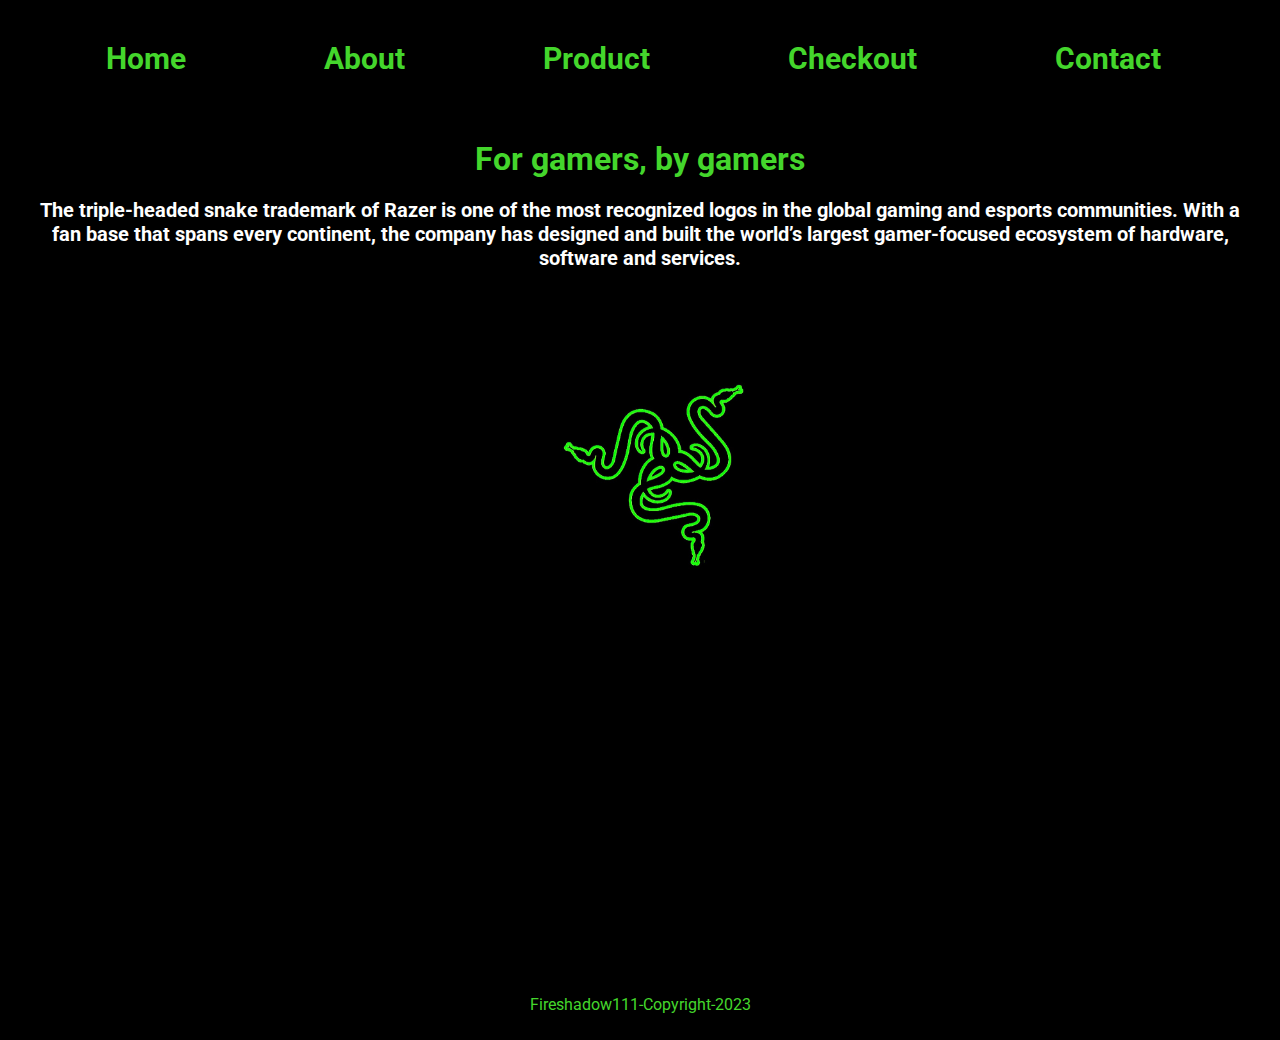
<file: about.html>
<!DOCTYPE html>
<html lang="en">
<head>
    <meta charset="UTF-8">
    <meta name="viewport" content="width=device-width, initial-scale=1.0">
    <title>Razer</title>
    <link rel="stylesheet" href="https://fonts.googleapis.com/css?family=Roboto">
    <link rel="stylesheet" href="/css/style.css">
</head>
<body>
    
    <!-- Navigation bar -->
    <nav>

        <ul>
            <li><a href = "index.html">Home</a></li>
            <li><a href = "about.html">About</a></li>
            <li><a href = "product.html">Product</a></li>
            <li><a href = "admin.html">Checkout</a></li>
            <li><a href = "contact.html">Contact</a></li>
           
            
        </ul>

    </nav>

        <!-- About pafe main content -->
        <h1 class = about-head>For gamers, by gamers</h1>

        <h2 class = "about-body">The triple-headed snake trademark of Razer is one of the most recognized logos in the global gaming and esports communities. With a fan base that spans every continent, the company has designed and built the world’s
             largest gamer-focused ecosystem of hardware, software and services.</h2>

        <img class = "razer-banner" src="/images/90610-razer-computer-logo-dark-hd-4k-black.jpg">

        <footer class = "footer">Fireshadow111-Copyright-2023</footer>
</body>
</html>
</file>
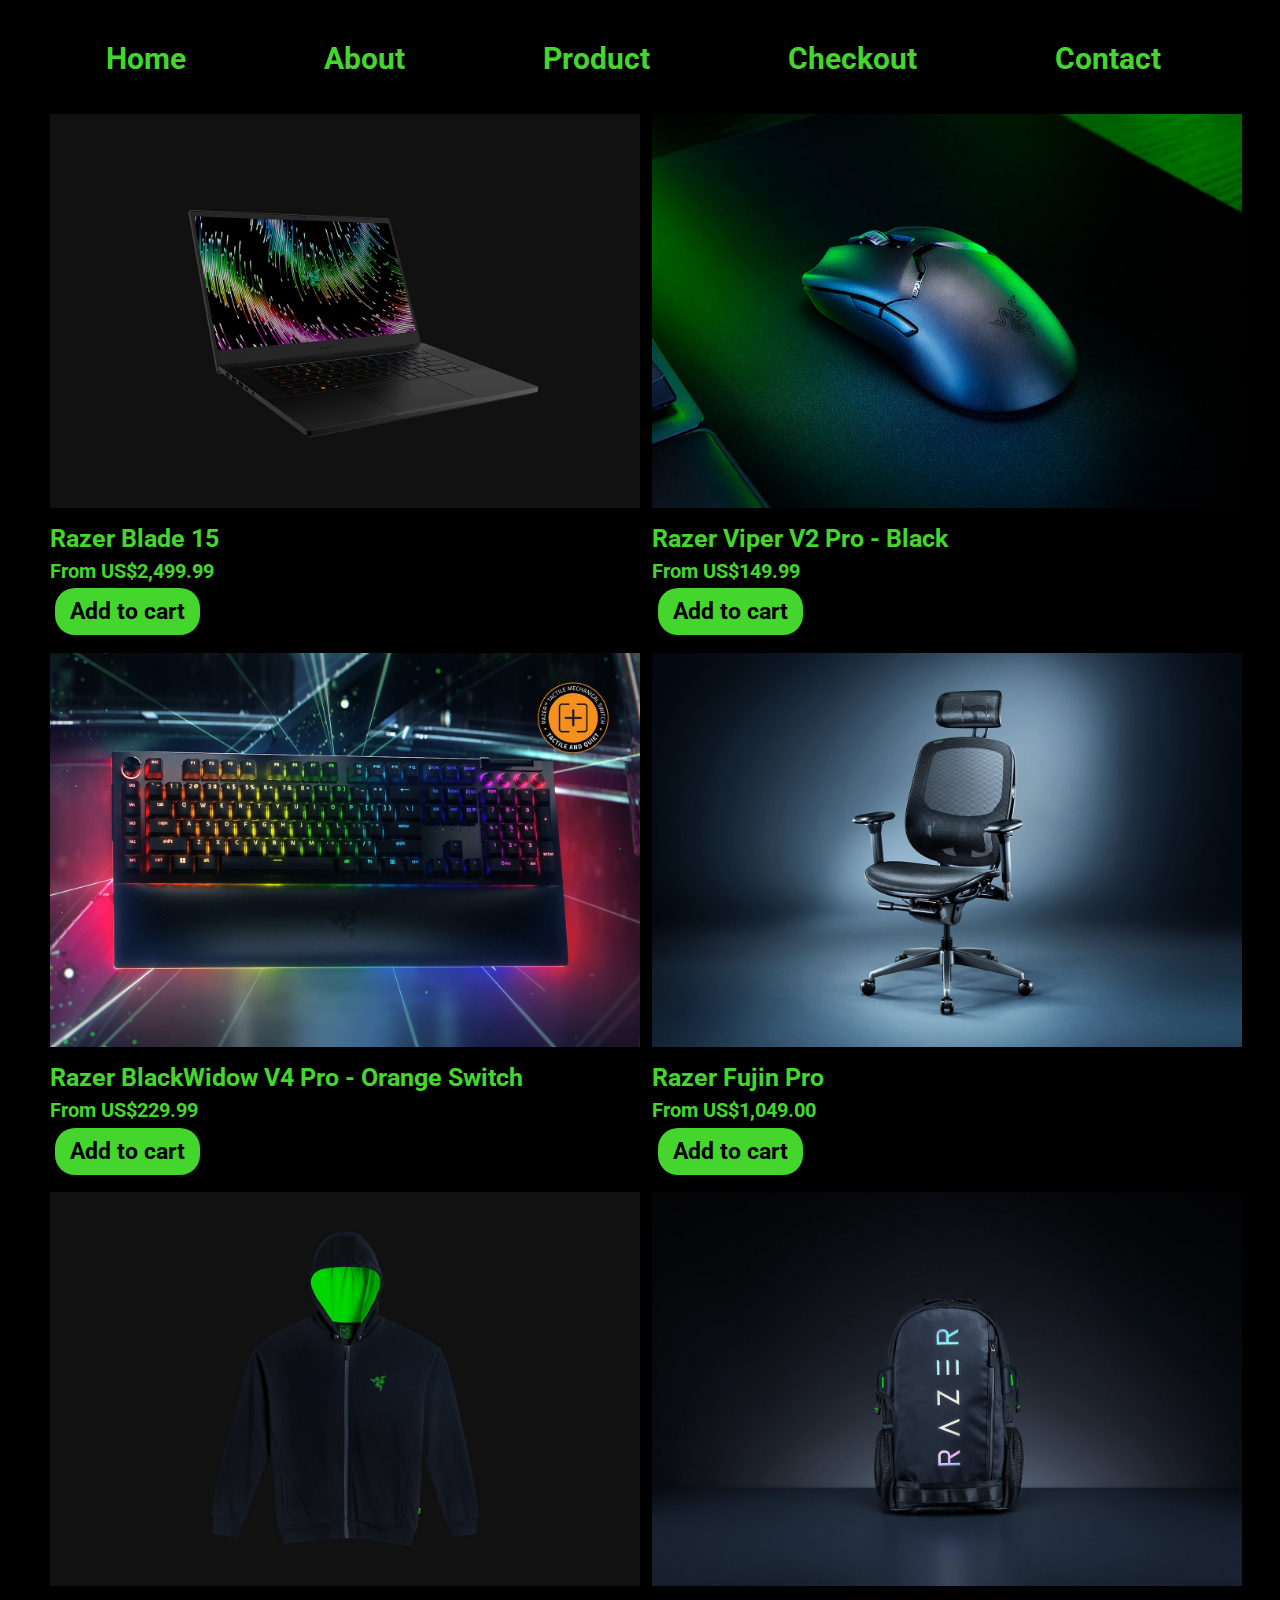
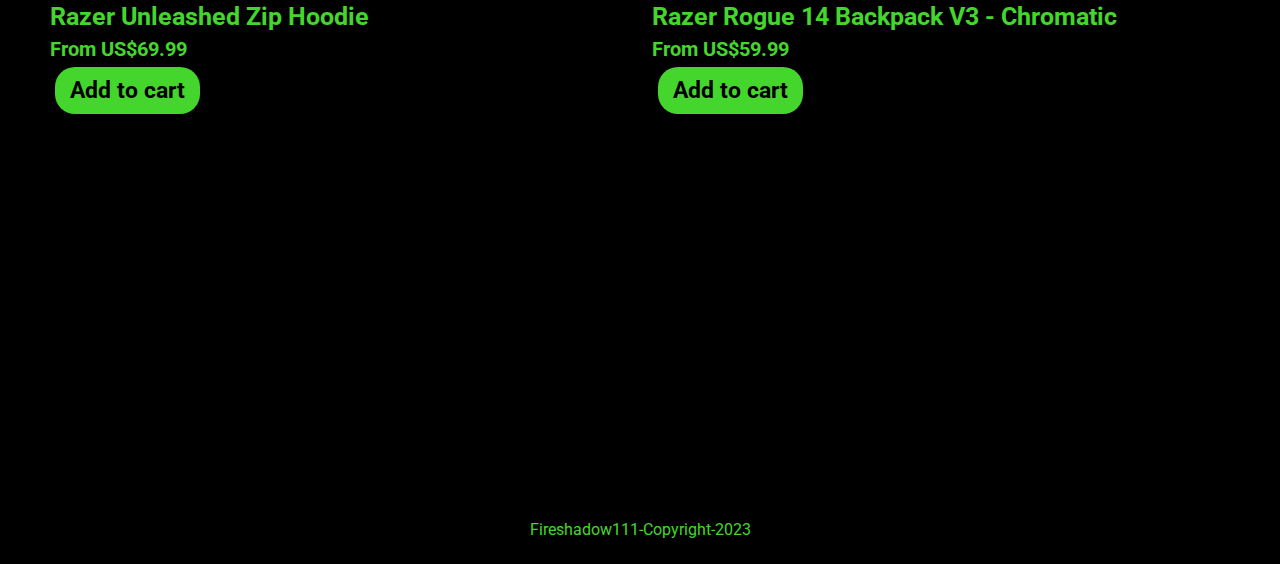
<file: product.html>
<!DOCTYPE html>
<html lang="en">
<head>
    <meta charset="UTF-8">
    <meta name="viewport" content="width=device-width, initial-scale=1.0">
    <title>Razer</title>
    <link rel="stylesheet" href="https://fonts.googleapis.com/css?family=Roboto">
    <link rel="stylesheet" href="/css/style.css">
</head>
<body>
    

    <!-- Navigation bar -->
    <nav>

        <ul>
            <li><a href = "index.html">Home</a></li>
            <li><a href = "about.html">About</a></li>
            <li><a href = "product.html">Product</a></li>
            <li><a href = "admin.html">Checkout</a></li>
            <li><a href = "contact.html">Contact</a></li>
            
            
        </ul>

    </nav>
        

    <!-- Div with products -->

        <div id = "image-container">

            <section>


                <img class ="image" src="/images/razer-laptop.jpg">

                <h1 class = "product-title">Razer Blade 15</h1>

                <h2 class = "product-price">From
                    US$2,499.99</h2>

                <a href="admin.html"><button class = "buy-button">Add to cart</button></a> 

                <!-- <ul class = "product-des">
                    <li>Intel Core i7-13800H</li>

                    <li>Windows 11 Home</li>

                    <li>15" 240 Hz QHD</li>

                    <li>GeForce RTX 4060</li>

                    <li>16 GB 5200 MHz RAM, 1 TB SSD</li>


                </ul> -->
                    
                    
                    
                    

            </section>



            <section>

                <img img class ="image" src="/images/razer-mouse.jpg">

                <h1 class = "product-title">Razer Viper V2 Pro - Black</h1>

                <h2 class = "product-price">From
                    US$149.99</h2>

                <a href="admin.html"><button class = "buy-button">Add to cart</button></a> 

                <!-- <ul class = "product-des">
                    <li>58g Ultra-lightweight Design</li>

                    <li>Razer™ Optical Mouse Switches Gen-3</li>

                    <li>Razer™ HyperSpeed Wireless</li>

                </ul> -->

            </section>




            <section>

                <img img class ="image" src="/images/razer-keyboard.jpg">

                <h1 class = "product-title">Razer BlackWidow V4 Pro - Orange Switch</h1>

                <h2 class = "product-price">From
                    US$229.99</h2>

                <a href="admin.html"><button class = "buy-button">Add to cart</button></a> 

                <!-- <ul class = "product-des">
                    <li>Razer™ Orange Mechanical Switch (Tactile)</li>

                    <li>Immersive Underglow and Per-Key Lighting</li>

                    <li>Razer™ Command Dial and 8 Dedicated Macro Keys</li>


                </ul> -->

            </section>




            <section>

                <img img class ="image" src="/images/razer-chair.jpg">

                <h1 class = "product-title">Razer Fujin Pro</h1>

                <h2 class = "product-price">From
                    US$1,049.00</h2>

                <a href="admin.html"><button class = "buy-button">Add to cart</button></a>    

                <!-- <ul class = "product-des">
                    <li>Fully Adjustable Mesh Gaming Chair</li>

                    <li>Ultra-durable Breathable Mesh</li>

                    <li>Synchro-tilt Technology with Tilt-tension Control</li>

                    <li>2D Lumbar Support</li>


                </ul> -->

            </section>





            <section>

                <img img class ="image" src="/images/razer-hoodie.jpg">

                <h1 class = "product-title">Razer Unleashed Zip Hoodie</h1>

                <h2 class = "product-price">From
                    US$69.99</h2>

                <a href="admin.html"><button class = "buy-button">Add to cart</button></a> 

                <!-- <ul class = "product-des">
                    <li>Oversized hood with adjustable drawstring</li>

                    <li>Waterproof zipper</li>

                    <li>Ribbed cuff and hem</li>

                </ul> -->

            </section>





            <section>

                <img img class ="image" src="/images/razer-bag.jpg">

                <h1 class = "product-title">Razer Rogue 14 Backpack V3 - Chromatic</h1>

                <h2 class = "product-price">From
                    US$59.99</h2>

                <a href="admin.html"><button class = "buy-button">Add to cart</button></a> 

                <!-- <ul class = "product-des">
                    <li>Abrasion-Resistant and Anti-Wrinkle Polyester Exterior</li>

                    <li>Dedicated Slot for Laptops up to 14”</li>

                    <li>Chromatic Wordmark</li>


                </ul> -->

            </section>





        </div>
        <footer class = "footer">Fireshadow111-Copyright-2023</footer>
</body>
</html>
</file>
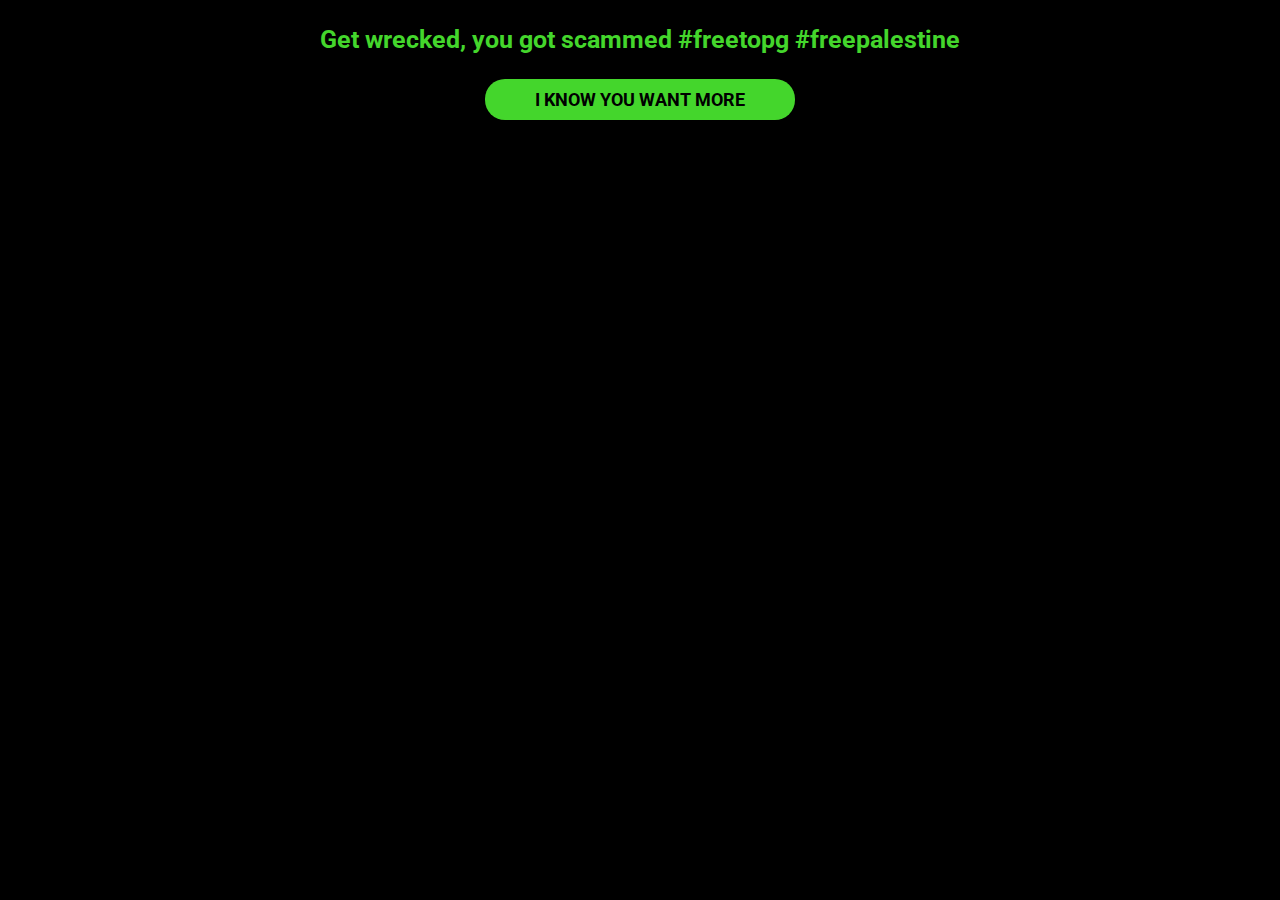
<file: thankYou.html>
<!DOCTYPE html>
<html lang="en">
<head>
    <meta charset="UTF-8">
    <meta name="viewport" content="width=device-width, initial-scale=1.0">
    <title>Razer</title>
    <link rel="stylesheet" href="https://fonts.googleapis.com/css?family=Roboto">
    <link rel="stylesheet" href="/css/style.css">
</head>
<body>
    
    <h1 class = "thankYou-head">Get wrecked, you got scammed
        #freetopg
        #freepalestine
    </h1>

    <center>
    <a href = "product.html"><button class = "back-button">I KNOW YOU WANT MORE</button></a>
    </center>
</body>
</html>
</file>
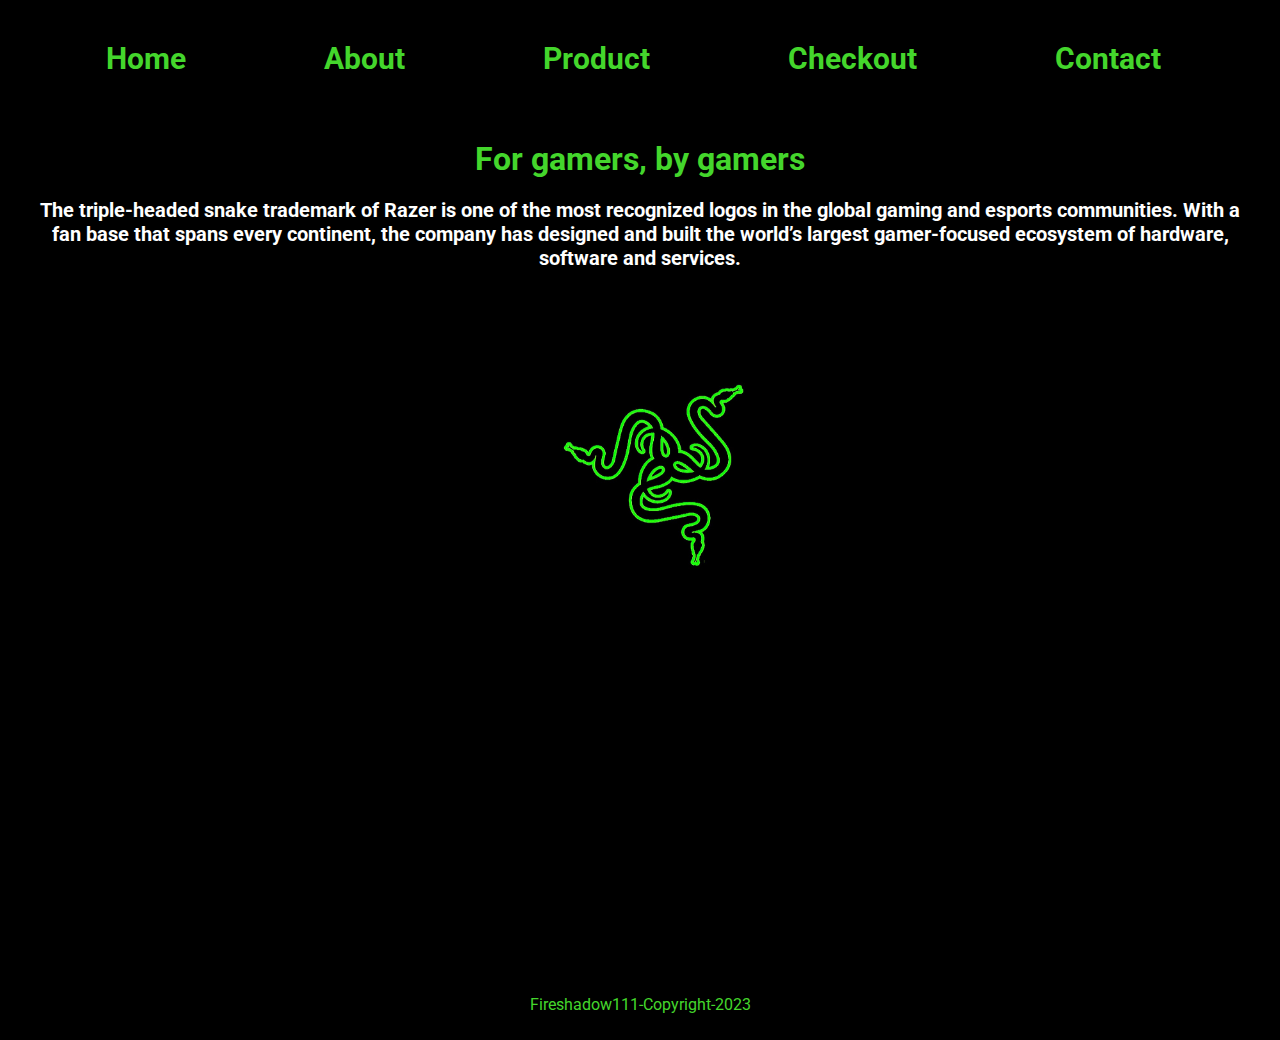
<file: html/about.html>
<!DOCTYPE html>
<html lang="en">
<head>
    <meta charset="UTF-8">
    <meta name="viewport" content="width=device-width, initial-scale=1.0">
    <title>Razer</title>
    <link rel="stylesheet" href="https://fonts.googleapis.com/css?family=Roboto">
    <link rel="stylesheet" href="/css/style.css">
</head>
<body>
    
    <!-- Navigation bar -->
    <nav>

        <ul>
            <li><a href = "/index.html">Home</a></li>
            <li><a href = "/html/about.html">About</a></li>
            <li><a href = "/html/product.html">Product</a></li>
            <li><a href = "/html/admin.html">Checkout</a></li>
            <li><a href = "/html/contact.html">Contact</a></li>
           
            
        </ul>

    </nav>

        <!-- About pafe main content -->
        <h1 class = about-head>For gamers, by gamers</h1>

        <h2 class = "about-body">The triple-headed snake trademark of Razer is one of the most recognized logos in the global gaming and esports communities. With a fan base that spans every continent, the company has designed and built the world’s
             largest gamer-focused ecosystem of hardware, software and services.</h2>

        <img class = "razer-banner" src="/images/90610-razer-computer-logo-dark-hd-4k-black.jpg">

        <footer class = "footer">Fireshadow111-Copyright-2023</footer>
</body>
</html>
</file>
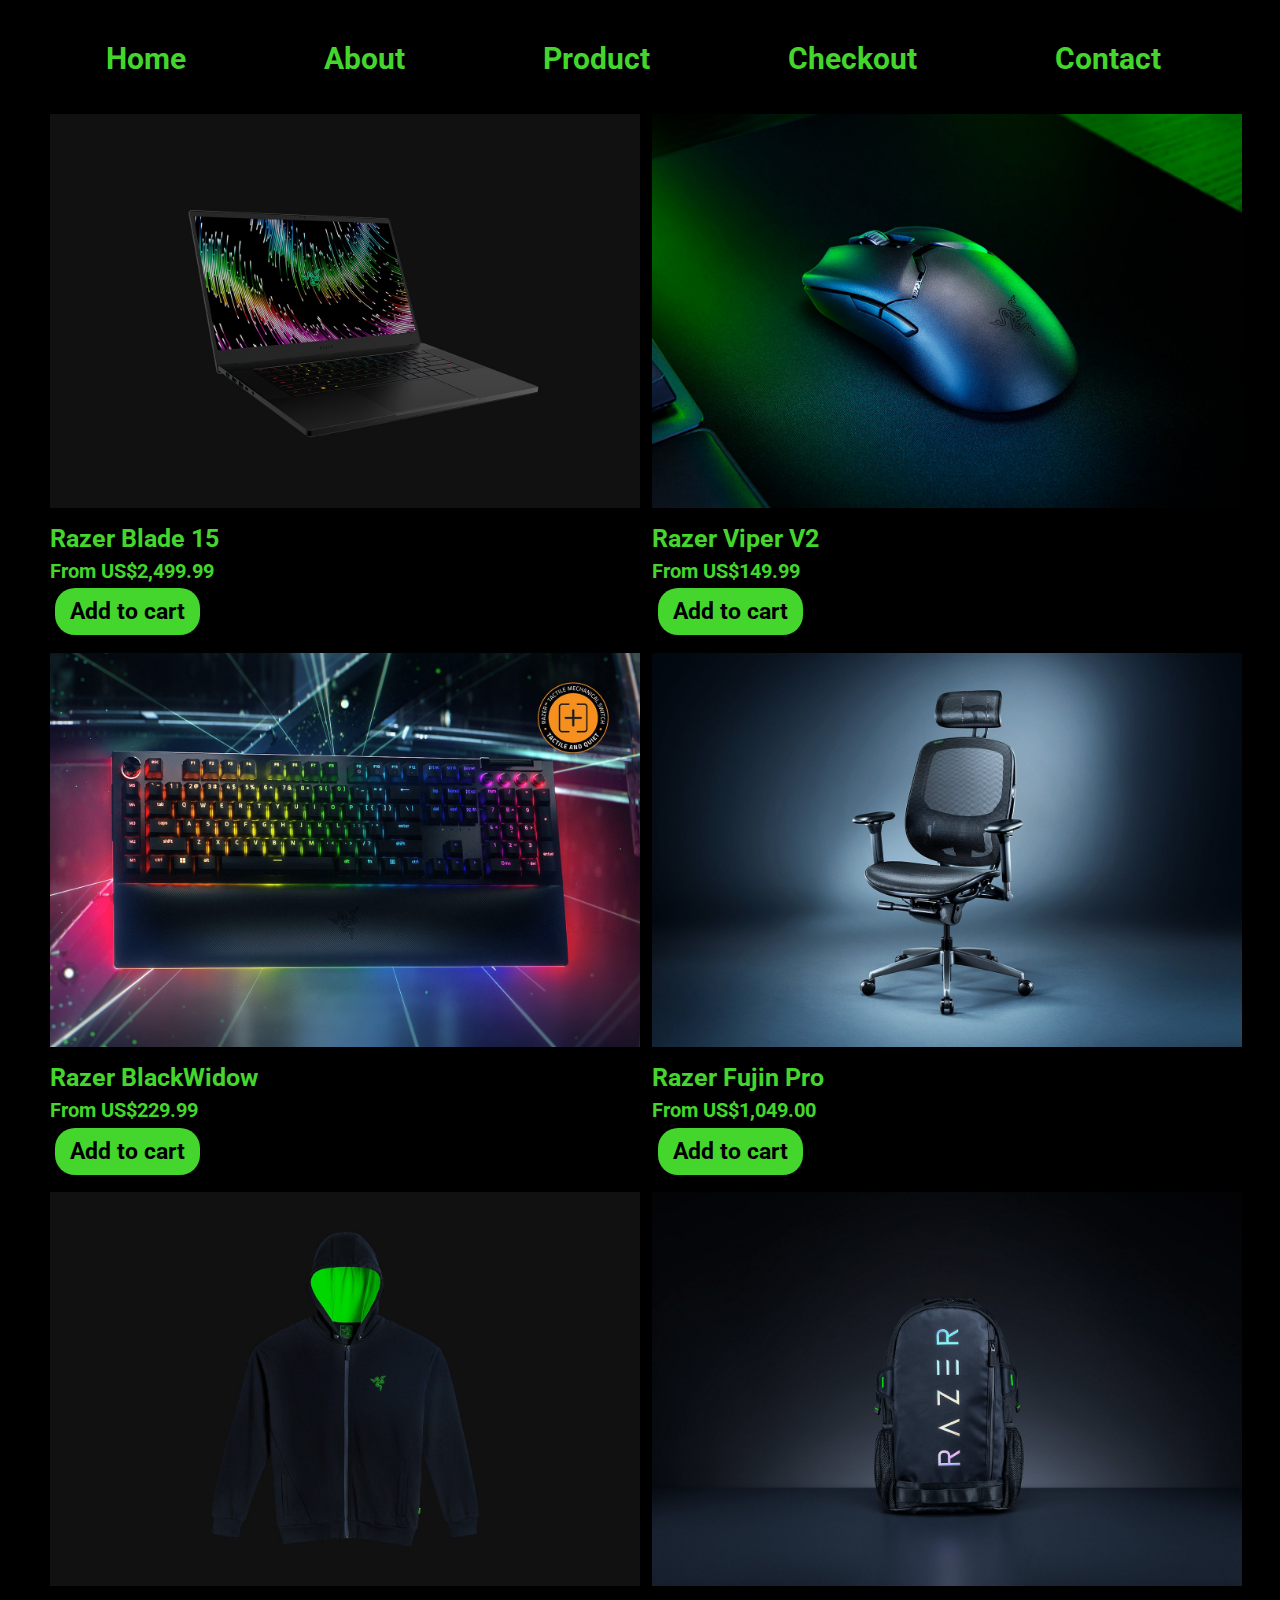
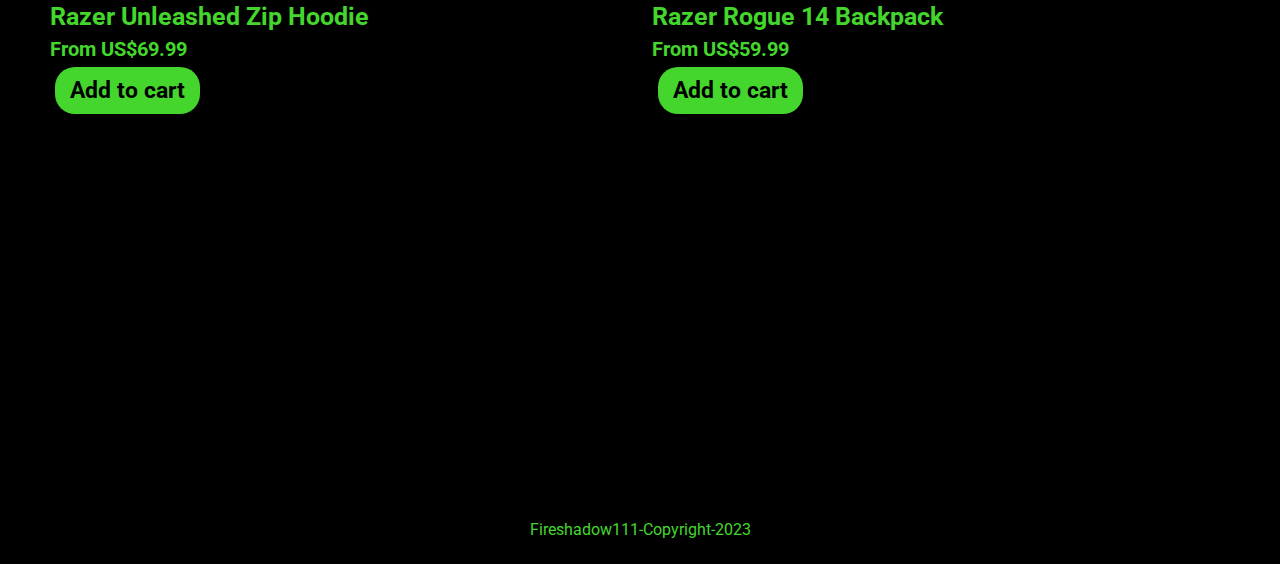
<file: html/product.html>
<!DOCTYPE html>
<html lang="en">
<head>
    <meta charset="UTF-8">
    <meta name="viewport" content="width=device-width, initial-scale=1.0">
    <title>Razer</title>
    <link rel="stylesheet" href="https://fonts.googleapis.com/css?family=Roboto">
    <link rel="stylesheet" href="/css/style.css">
</head>
<body>
    

    <!-- Navigation bar -->
    <nav>

        <ul>
            <li><a href = "/index.html">Home</a></li>
            <li><a href = "/html/about.html">About</a></li>
            <li><a href = "/html/product.html">Product</a></li>
            <li><a href = "/html/admin.html">Checkout</a></li>
            <li><a href = "/html/contact.html">Contact</a></li>
            
            
        </ul>

    </nav>
        

    <!-- Div with products -->

        <div id = "image-container">

            <section>


                <img class ="image" src="/images/razer-laptop.jpg">

                <h1 class = "product-title">Razer Blade 15</h1>

                <h2 class = "product-price">From
                    US$2,499.99</h2>

                <a href="admin.html"><button class = "buy-button">Add to cart</button></a> 

                <!-- <ul class = "product-des">
                    <li>Intel Core i7-13800H</li>

                    <li>Windows 11 Home</li>

                    <li>15" 240 Hz QHD</li>

                    <li>GeForce RTX 4060</li>

                    <li>16 GB 5200 MHz RAM, 1 TB SSD</li>


                </ul> -->
                    
                    
                    
                    

            </section>



            <section>

                <img img class ="image" src="/images/razer-mouse.jpg">

                <h1 class = "product-title">Razer Viper V2</h1>

                <h2 class = "product-price">From
                    US$149.99</h2>

                <a href="admin.html"><button class = "buy-button">Add to cart</button></a> 

                <!-- <ul class = "product-des">
                    <li>58g Ultra-lightweight Design</li>

                    <li>Razer™ Optical Mouse Switches Gen-3</li>

                    <li>Razer™ HyperSpeed Wireless</li>

                </ul> -->

            </section>




            <section>

                <img img class ="image" src="/images/razer-keyboard.jpg">

                <h1 class = "product-title">Razer BlackWidow</h1>

                <h2 class = "product-price">From
                    US$229.99</h2>

                <a href="admin.html"><button class = "buy-button">Add to cart</button></a> 

                <!-- <ul class = "product-des">
                    <li>Razer™ Orange Mechanical Switch (Tactile)</li>

                    <li>Immersive Underglow and Per-Key Lighting</li>

                    <li>Razer™ Command Dial and 8 Dedicated Macro Keys</li>


                </ul> -->

            </section>




            <section>

                <img img class ="image" src="/images/razer-chair.jpg">

                <h1 class = "product-title">Razer Fujin Pro</h1>

                <h2 class = "product-price">From
                    US$1,049.00</h2>

                <a href="admin.html"><button class = "buy-button">Add to cart</button></a>    

                <!-- <ul class = "product-des">
                    <li>Fully Adjustable Mesh Gaming Chair</li>

                    <li>Ultra-durable Breathable Mesh</li>

                    <li>Synchro-tilt Technology with Tilt-tension Control</li>

                    <li>2D Lumbar Support</li>


                </ul> -->

            </section>





            <section>

                <img img class ="image" src="/images/razer-hoodie.jpg">

                <h1 class = "product-title">Razer Unleashed Zip Hoodie</h1>

                <h2 class = "product-price">From
                    US$69.99</h2>

                <a href="admin.html"><button class = "buy-button">Add to cart</button></a> 

                <!-- <ul class = "product-des">
                    <li>Oversized hood with adjustable drawstring</li>

                    <li>Waterproof zipper</li>

                    <li>Ribbed cuff and hem</li>

                </ul> -->

            </section>





            <section>

                <img img class ="image" src="/images/razer-bag.jpg">

                <h1 class = "product-title">Razer Rogue 14 Backpack</h1>

                <h2 class = "product-price">From
                    US$59.99</h2>

                <a href="admin.html"><button class = "buy-button">Add to cart</button></a> 

                <!-- <ul class = "product-des">
                    <li>Abrasion-Resistant and Anti-Wrinkle Polyester Exterior</li>

                    <li>Dedicated Slot for Laptops up to 14”</li>

                    <li>Chromatic Wordmark</li>


                </ul> -->

            </section>





        </div>
        <footer class = "footer">Fireshadow111-Copyright-2023</footer>
</body>
</html>
</file>
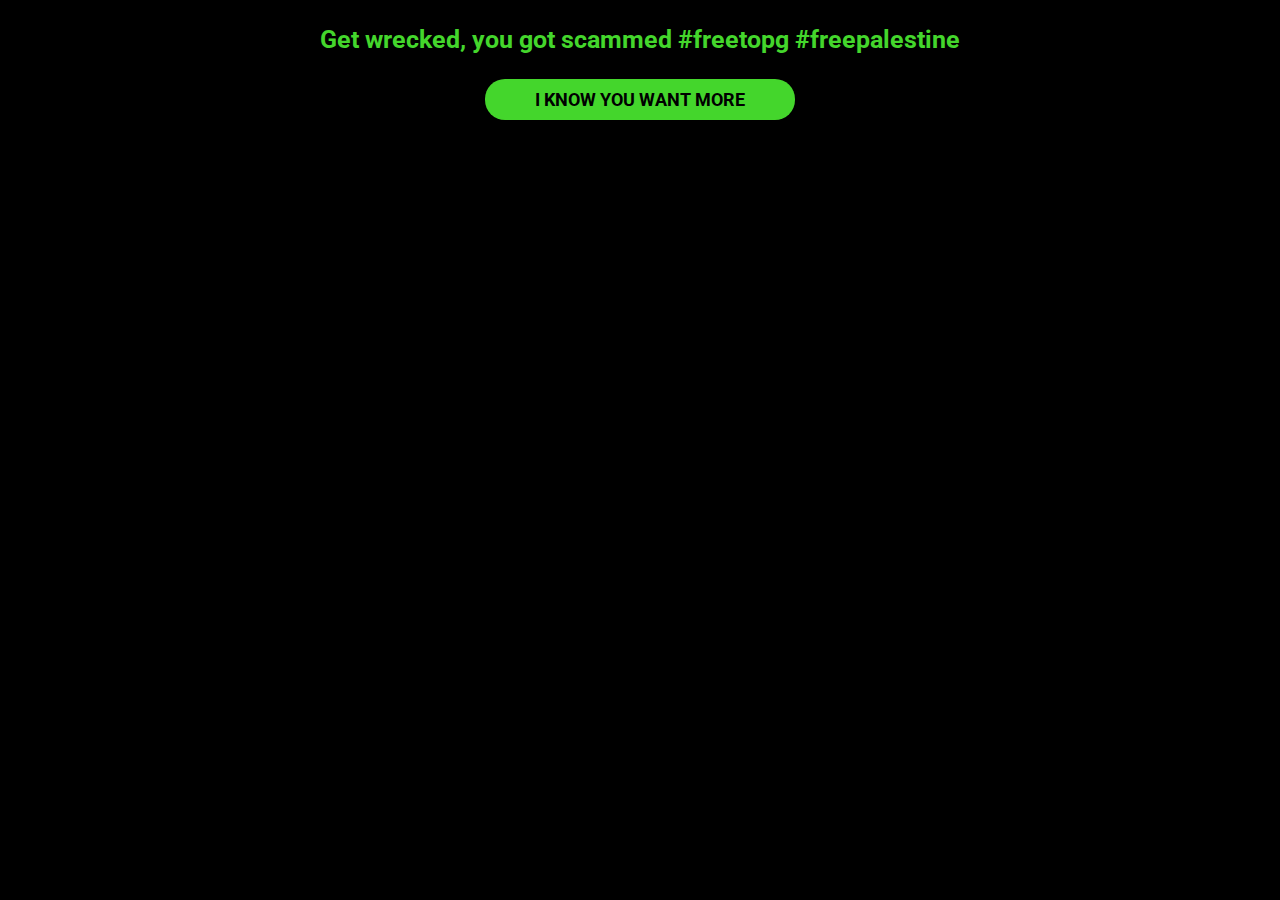
<file: html/thankYou.html>
<!DOCTYPE html>
<html lang="en">
<head>
    <meta charset="UTF-8">
    <meta name="viewport" content="width=device-width, initial-scale=1.0">
    <title>Razer</title>
    <link rel="stylesheet" href="https://fonts.googleapis.com/css?family=Roboto">
    <link rel="stylesheet" href="/css/style.css">
</head>
<body>
    
    <h1 class = "thankYou-head">Get wrecked, you got scammed
        #freetopg
        #freepalestine
    </h1>

    <center>
    <a href = "/html/product.html"><button class = "back-button">I KNOW YOU WANT MORE</button></a>
    </center>
</body>
</html>
</file>
<file: css/style.css>
*{
    margin: 1%;
    padding: 0;
    font-family: 'Roboto';
}

:root{
    --razerGreen: #44d62c;
}
body{
    background-color: black;

}


/* Home Page */

.image-div img{
    width: 90%;
    margin-left: 0px;
}


nav{
    border-style: solid;
    border-color: var(--razerGreen);
    /* background-color: black;
    animation-name: colorChanger;
    animation-duration: 4s; */
}


nav ul{
    display: flex;
    justify-content: center;
    list-style: none;
   
   
}

nav ul li{
    font-size: 35px;
    margin-left: 25px;
    margin-right: 25px;
    
}

nav ul li a{
    text-decoration: none;
    color:var(--razerGreen);
    font-weight: bold;

}

nav ul li a:hover{
    border-bottom: solid;
    border-color: var(--razerGreen);
}

.home-button{
    color: black;
    background-color: var(--razerGreen);
    border-style: none;
    padding-top: 20px;
    padding-bottom: 20px;
    padding-left: 50px;
    padding-right: 50px;
    border-radius: 60px;
    font-size: 30px;
    transition: background-color 0.5s;
    font-weight: bold;

    animation-name: sideToSide;
    animation-duration: 3.5s;
    animation-delay: 2s;
    position: relative;
    

}

.footer{
    color:var(--razerGreen);
    text-align: center;
    margin-top: 400px;
}



/* Product Page */

.product-title{
    color:var(--razerGreen);
}

.product-price{
    color:var(--razerGreen);
}



.image{
    width: 100%;
    

}

#image-container{
   
    display: grid;
    grid-template-columns: 1fr 1fr;
    grid-template-rows: 1fr 1fr;
    grid-template-areas: 
    "item1     item2"
    "item3     item4"
    "item5     item6"
}

.buy-button{
    color: black;
    background-color: var(--razerGreen);
    border-style: none;
    padding-top: 10px;
    padding-bottom: 10px;
    padding-left: 15px;
    padding-right: 15px;
    border-radius: 20px;
    font-size: 18px;
    transition: background-color 0.5s;
    font-weight: bold;
}

button:hover{
    cursor: pointer;
    background-color: green;
}



/* Checkout/Admin Page */

td{
    color:var(--razerGreen);
    font-family: Arial, Helvetica, sans-serif;
    font-size: 18px;
    text-align: center;
}



th{
    color: var(--razerGreen);
    font-family: 'Times New Roman', Times, serif;
    font-size: 22px;
    text-align: center;
}

.table{
    margin-top: 50px;
    width:70%;
    height: 180px;
    border-color: white;

}

.checkout-div button{
    padding-left: 60px;
    padding-right: 60px;
}




/* About Page */

.about-head{
    color:var(--razerGreen);
    text-align: center;
    margin-top: 50px;
    

    background-color: none;
    animation-name: sideToSide;
    animation-duration: 3.5s;
    animation-delay: 2s;
    position: relative;
    animation-direction: alternate;

}

.razer-banner{
  width: 100%;
  height: 100%;
  margin-top: 100px;
  margin-right: 120px;
 
}

.about-body{
    text-align: center;
    margin: 0;
    color: white;
    margin-top: 20px;
}



/* Animations */

    /* @keyframes colorChanger {
        from{
            background-color: gray;
        }
        
        to{
            background-color: black;
        }

    } */

    
    @keyframes sideToSide{
        0%{
            left: 0px;
            top: 0px;
        }
    
        25%{
            left: 500px;
            top: 0px;
    
        }
    
        50%{
            right: 500px;
           top:0px;
    
        }
    
        75%{
            right: 500px;
            left: -1000px 
         }
     
         100%{
            left: 0px;
            top: 0px;
        }
    }  




/* Contact Page */

label{
    color: var(--razerGreen);
    font-size: 20px;
}

form{
    width: 360px;
    height: 500px;
    border: solid;
    border-color: var(--razerGreen);
    margin-left: 530px;
    margin-top: 40px;
    padding: 20px;
}

input[type = "name"]{
    margin-top: 30px;

}

input[type = "text"] {
    width: 350px;
    height: 40px;

}

.con-logo-div{
    display: flex;
    justify-content: center;
}

.con-logo{
    height: 60px;
    width: 70px; 
}

.con-button{
    text-align: center;
    
}

.con-button button{
    padding-left: 60px;
    padding-right: 60px;
}

/*Thank You Page */

.thankYou-head{
    text-align: center;
    font-size: 40px;
    font-weight: 700;
    color: var(--razerGreen);
    margin-top: 300px;
}

.back-button{
    color: black;
    background-color: var(--razerGreen);
    border-style: none;
    padding-top: 10px;
    padding-bottom: 10px;
    padding-left: 50px;
    padding-right: 50px;
    border-radius: 20px;
    font-size: 18px;
    transition: background-color 0.5s;
    font-weight: bold;
    
}




/* Resopnisive */
 

    @media screen and (min-width: 300px) {
        body{ background-color: black;
        }
          /* Home Page & Product Page */
        
          nav{
            border-style: none;
            height: auto;
            width: auto;
          }

          

          nav ul li{
           margin-left: auto;
           margin-right: auto;
          
           
          
          }

          nav ul li a{
            font-size: 15px;
            margin-left: auto;
            margin-right: auto;
          }


          .symbol{
            width: auto;
          }

          .home-button{
            width: auto;
            height: auto;
            font-size: 18px;
        
          }

          /* About Page */

          .about-body{
            font-size: 20px;
          }


          /* Product Page */

          .product-title{
            font-size: 16px;
            margin-bottom: auto;
          }

          .product-price{
            font-size: 14px;
            margin-bottom: auto;
          }

          .buy-button{
            margin-bottom: 5px;
          }



          /* Checkout/ Admin Page */

        table{
            border: none;
        }

        th{
            font-size: 16px;
        }

        td{
            font-size: 12px;
        }
          
        
        /* Contact Page */

        form{
            margin-left: 0;
            border: none;
            border-color: var(--razerGreen);
            margin-top: 40px;
            padding: 20px;
        }

        label{
            font-size: 12px;
        }

        input[type = "name"]{
            margin-top: 30px;
        
        }
        
        input[type = "text"] {
            width: 250px;
            height: 30px;

        }

        .con-button{
            text-align: center;
        }

        .con-logo-div{
            display: flex;
            justify-content: center;
        }

        /* Thank You Page */

        .thankYou-head{
            margin-top: auto;
            font-size: auto;
            margin-bottom: auto;
        }
        }


        




          @media screen and (min-width: 720px) {
            body{ background-color: black;
            }

            nav{
                border-style: none;
                margin-left: auto;
              }
    
              
    
              nav ul li{
               margin-left: auto;
               margin-right: auto;
              
               
              
              }
    
              nav ul li a{
                font-size: 30px;
                margin-left: auto;
                margin-right: auto;
              }
    
    
              .symbol{
                width: auto;
              }
    
              .home-button{
                width: auto;
                height: auto;
                font-size: 18px;
            
              }
    
              /* About Page */
    
              .about-body{
                font-size: 20px;
              }
    
    
              /* Product Page */
    
              .product-title{
                font-size: 22px;
                margin-bottom: auto;
              }
    
              .product-price{
                font-size: 18px;
                margin-bottom: auto;
              }
    
              .buy-button{
                margin-bottom: auto;
              }
    

               /* Checkout/ Admin Page */
    
            table{
                border: solid;
            }
    
            th{
                font-size: 25px;
            }
    
            td{
                font-size: 20px;
            }
              
            
            /* Contact Page */
    
            form{
                margin-left: 0;
                border: none;
                border-color: var(--razerGreen);
                margin-top: 40px;
                padding: 20px;
            }
    
            label{
                font-size: 20px;
            }
    
            input[type = "name"]{
                margin-top: 30px;
            
            }
            
            input[type = "text"] {
                width: 250px;
                height: 30px;
    
            }
    
            .con-button{
                text-align: center;
            }
    
            .con-logo-div{
                display: flex;
                justify-content: center;
            }
    
    
    
            /* Thank You Page */
    
            .thankYou-head{
                margin-top: auto;
                font-size: 25px;
                margin-bottom: auto;
            }
    
            }

        
        @media screen and (min-width: 1080px) {
            body{ background-color: black;
            }

          /* About Page */



          /* Product Page */

          .product-title{
            font-size: 25px;
            margin-bottom: auto;
          }

          .product-price{
            font-size: 20px;
            margin-bottom: auto;
          }

          .buy-button{
            font-size: 18px;
            margin-bottom: auto;
          }

          /* Checkout/ Admin Page */

        table{
            border-style: solid 2;
        }

        th{
            font-size: 30px;
        }

        td{
            font-size: 25px;
        }
          .buy-button{
            font-size: 23px;
          }
        
        /* Contact Page */

        form{
            margin-left: 330px;
            border: solid;
            border-color: var(--razerGreen);
            margin-top: 40px;
            padding: 20px;
        }

        label{
            font-size: 22px;
        }

        input[type = "name"]{
            margin-top: 30px;
        
        }
        
        input[type = "text"] {
            width: 340px;
            height: 30px;

        }

        .con-button{
            text-align: center;
        }

        .con-logo-div{
            display: flex;
            justify-content: center;
        }

        /* Thank You Page */

        .thankYou-head{
            margin-top: auto;
            font-size: auto;
            margin-bottom: auto;
        }

        }
</file>
